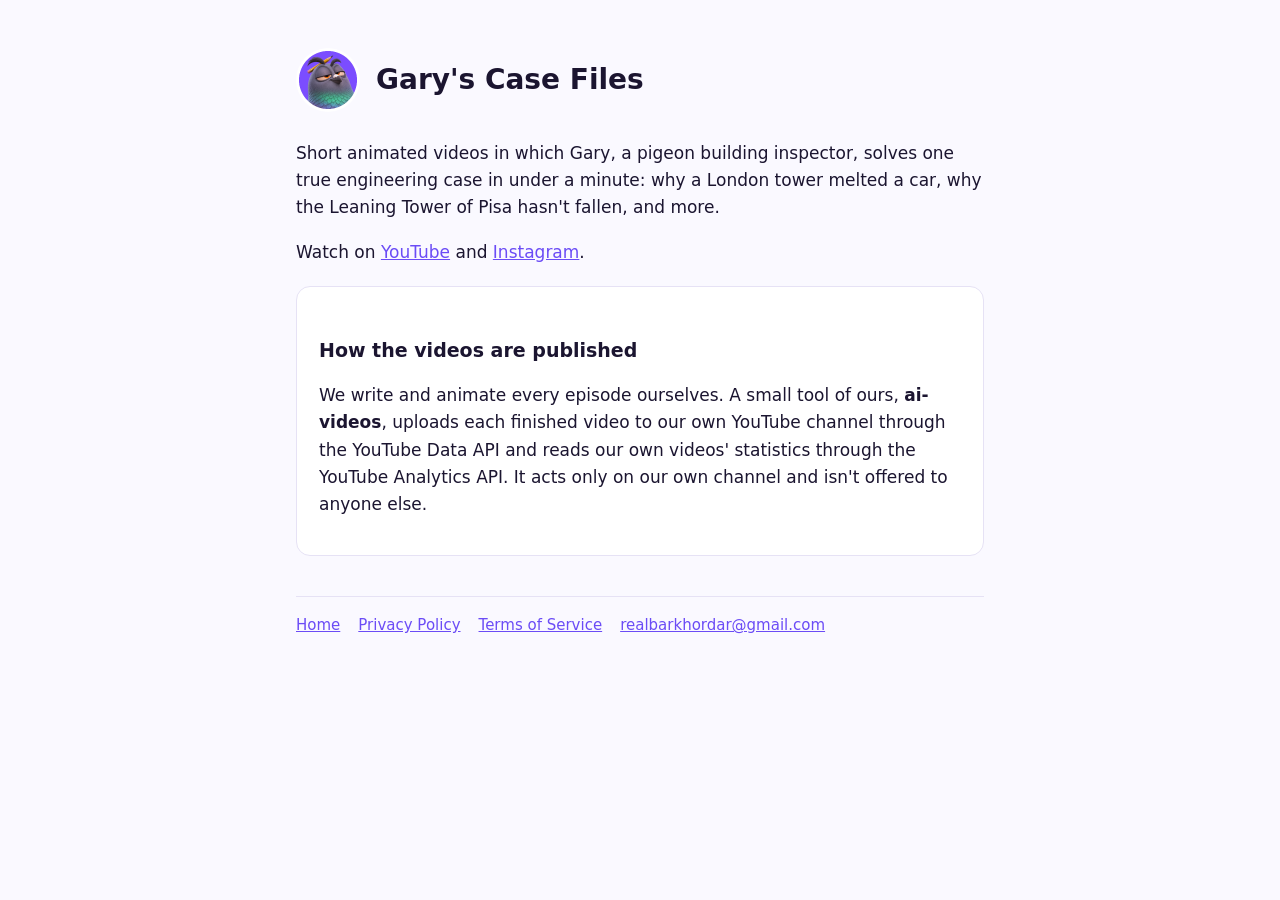
<file: index.html>
<!doctype html><html lang="en"><head><meta charset="utf-8"><meta name="viewport" content="width=device-width, initial-scale=1"><link rel="stylesheet" href="style.css"><title>Gary's Case Files</title><meta name="description" content="Short animated videos in which Gary, a pigeon building inspector, solves one true engineering case in under a minute."></head><body><main>
<header><img src="gary-mark.png" alt="Gary the pigeon"><h1>Gary's Case Files</h1></header>
<p>Short animated videos in which Gary, a pigeon building inspector, solves one true engineering case in under a minute: why a London tower melted a car, why the Leaning Tower of Pisa hasn't fallen, and more.</p>
<p>Watch on <a href="https://www.youtube.com/@garyscasefiles">YouTube</a> and <a href="https://www.instagram.com/ai_with_ehsan/">Instagram</a>.</p>
<div class="card"><h2>How the videos are published</h2><p>We write and animate every episode ourselves. A small tool of ours, <strong>ai-videos</strong>, uploads each finished video to our own YouTube channel through the YouTube Data API and reads our own videos' statistics through the YouTube Analytics API. It acts only on our own channel and isn't offered to anyone else.</p></div>
<nav><a href="./">Home</a><a href="privacy.html">Privacy Policy</a><a href="terms.html">Terms of Service</a><a href="mailto:realbarkhordar@gmail.com">realbarkhordar@gmail.com</a></nav>
</main></body></html>
</file>
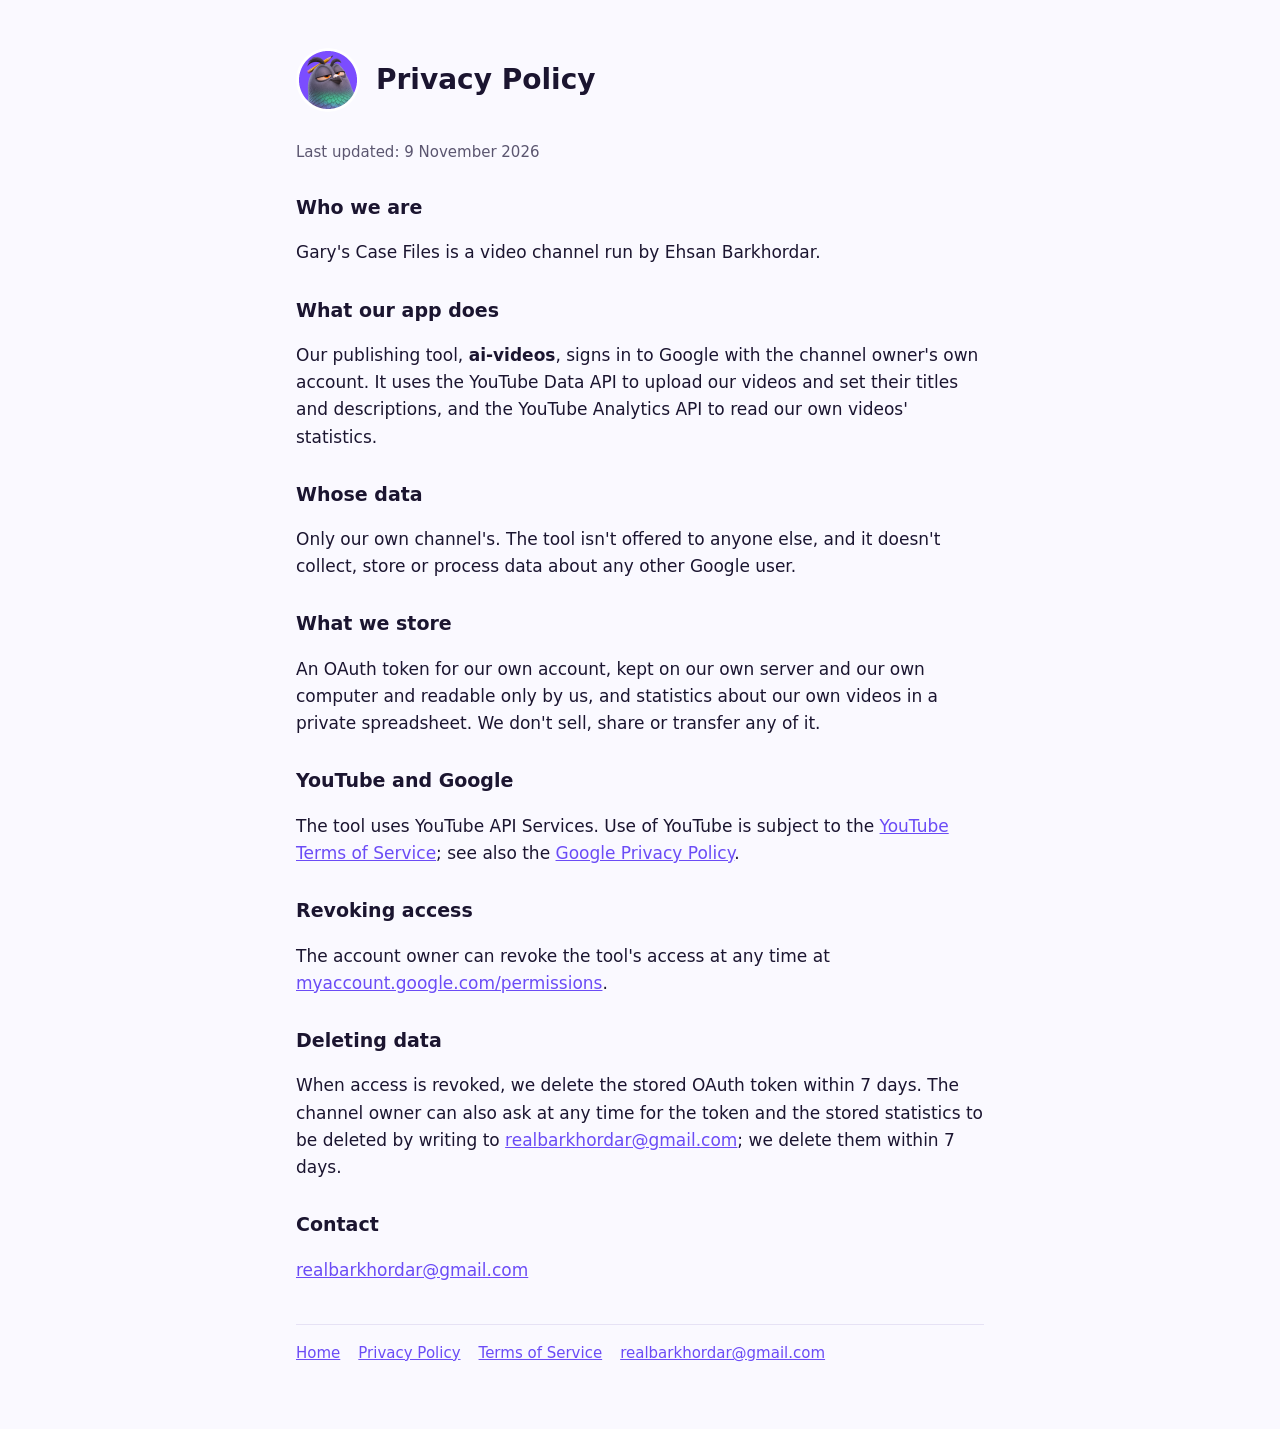
<file: privacy.html>
<!doctype html><html lang="en"><head><meta charset="utf-8"><meta name="viewport" content="width=device-width, initial-scale=1"><link rel="stylesheet" href="style.css"><title>Privacy Policy · Gary's Case Files</title></head><body><main>
<header><img src="gary-mark.png" alt="Gary the pigeon"><h1>Privacy Policy</h1></header>
<p class="muted">Last updated: 9 November 2026</p>
<h2>Who we are</h2><p>Gary's Case Files is a video channel run by Ehsan Barkhordar.</p>
<h2>What our app does</h2><p>Our publishing tool, <strong>ai-videos</strong>, signs in to Google with the channel owner's own account. It uses the YouTube Data API to upload our videos and set their titles and descriptions, and the YouTube Analytics API to read our own videos' statistics.</p>
<h2>Whose data</h2><p>Only our own channel's. The tool isn't offered to anyone else, and it doesn't collect, store or process data about any other Google user.</p>
<h2>What we store</h2><p>An OAuth token for our own account, kept on our own server and our own computer and readable only by us, and statistics about our own videos in a private spreadsheet. We don't sell, share or transfer any of it.</p>
<h2>YouTube and Google</h2><p>The tool uses YouTube API Services. Use of YouTube is subject to the <a href="https://www.youtube.com/t/terms">YouTube Terms of Service</a>; see also the <a href="https://policies.google.com/privacy">Google Privacy Policy</a>.</p>
<h2>Revoking access</h2><p>The account owner can revoke the tool's access at any time at <a href="https://myaccount.google.com/permissions">myaccount.google.com/permissions</a>.</p>
<h2>Deleting data</h2><p>When access is revoked, we delete the stored OAuth token within 7 days. The channel owner can also ask at any time for the token and the stored statistics to be deleted by writing to <a href="mailto:realbarkhordar@gmail.com">realbarkhordar@gmail.com</a>; we delete them within 7 days.</p>
<h2>Contact</h2><p><a href="mailto:realbarkhordar@gmail.com">realbarkhordar@gmail.com</a></p>
<nav><a href="./">Home</a><a href="privacy.html">Privacy Policy</a><a href="terms.html">Terms of Service</a><a href="mailto:realbarkhordar@gmail.com">realbarkhordar@gmail.com</a></nav>
</main></body></html>
</file>
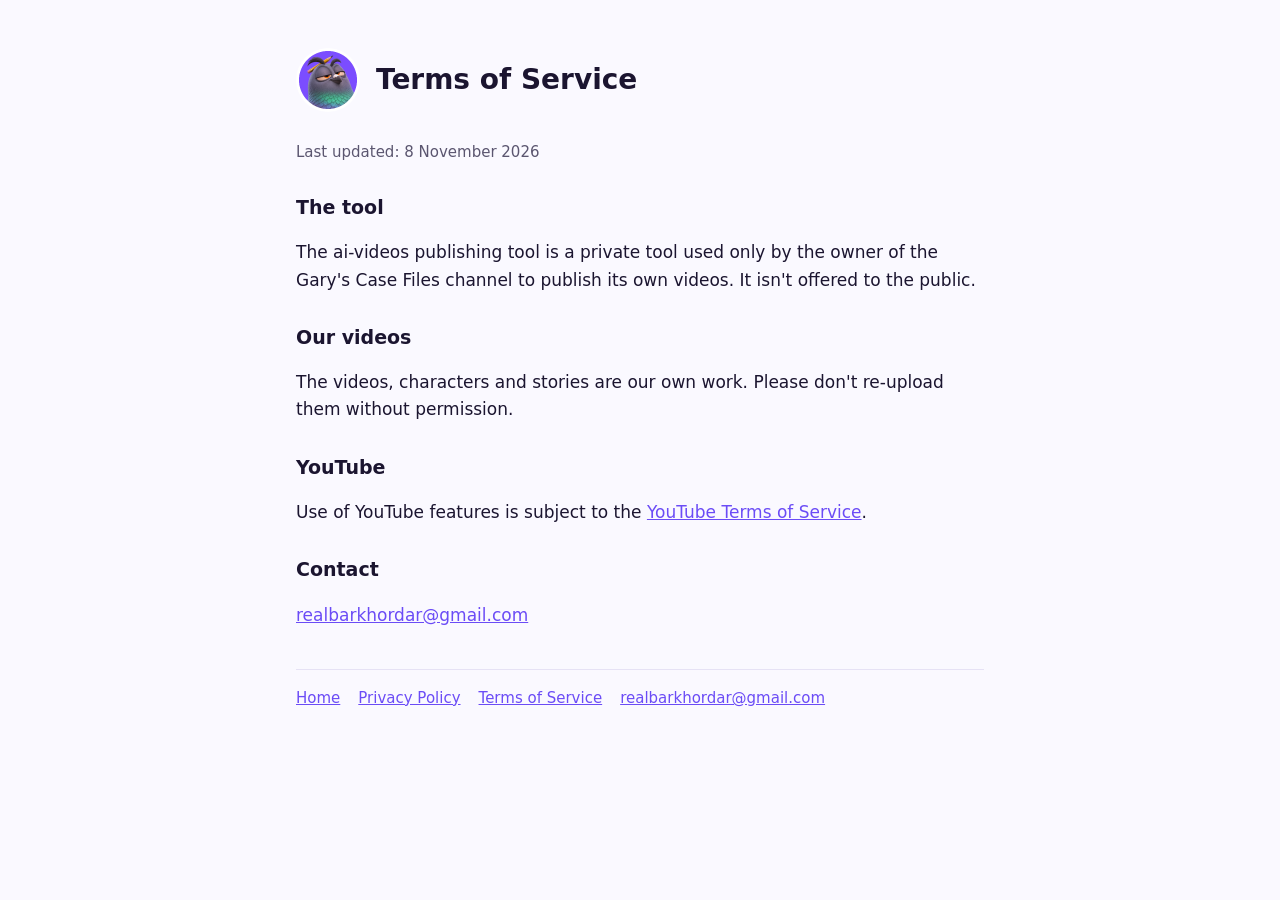
<file: terms.html>
<!doctype html><html lang="en"><head><meta charset="utf-8"><meta name="viewport" content="width=device-width, initial-scale=1"><link rel="stylesheet" href="style.css"><title>Terms of Service · Gary's Case Files</title></head><body><main>
<header><img src="gary-mark.png" alt="Gary the pigeon"><h1>Terms of Service</h1></header>
<p class="muted">Last updated: 8 November 2026</p>
<h2>The tool</h2><p>The ai-videos publishing tool is a private tool used only by the owner of the Gary's Case Files channel to publish its own videos. It isn't offered to the public.</p>
<h2>Our videos</h2><p>The videos, characters and stories are our own work. Please don't re-upload them without permission.</p>
<h2>YouTube</h2><p>Use of YouTube features is subject to the <a href="https://www.youtube.com/t/terms">YouTube Terms of Service</a>.</p>
<h2>Contact</h2><p><a href="mailto:realbarkhordar@gmail.com">realbarkhordar@gmail.com</a></p>
<nav><a href="./">Home</a><a href="privacy.html">Privacy Policy</a><a href="terms.html">Terms of Service</a><a href="mailto:realbarkhordar@gmail.com">realbarkhordar@gmail.com</a></nav>
</main></body></html>
</file>
<file: style.css>
:root { --ink: #1b1530; --muted: #5b5670; --accent: #6b4cf6; --bg: #faf9ff; --card: #ffffff; --line: #e6e2f5; }
@media (prefers-color-scheme: dark) { :root { --ink: #f1eefc; --muted: #b3acc9; --accent: #a891ff; --bg: #14111f; --card: #1d1930; --line: #2e2846; } }
* { box-sizing: border-box; }
body { margin: 0; background: var(--bg); color: var(--ink); font: 17px/1.6 system-ui, -apple-system, "Segoe UI", Roboto, sans-serif; }
main { max-width: 720px; margin: 0 auto; padding: 48px 16px 64px; }
header { display: flex; align-items: center; gap: 16px; margin-bottom: 28px; }
header img { width: 64px; height: 64px; border-radius: 50%; }
h1 { font-size: 28px; line-height: 1.2; margin: 0; }
h2 { font-size: 19px; margin: 28px 0 6px; }
p, li { color: var(--ink); }
.muted { color: var(--muted); font-size: 15px; }
.card { background: var(--card); border: 1px solid var(--line); border-radius: 14px; padding: 20px 22px; margin: 20px 0; }
a { color: var(--accent); }
nav { margin-top: 40px; padding-top: 16px; border-top: 1px solid var(--line); font-size: 15px; display: flex; flex-wrap: wrap; gap: 6px 18px; }
</file>
